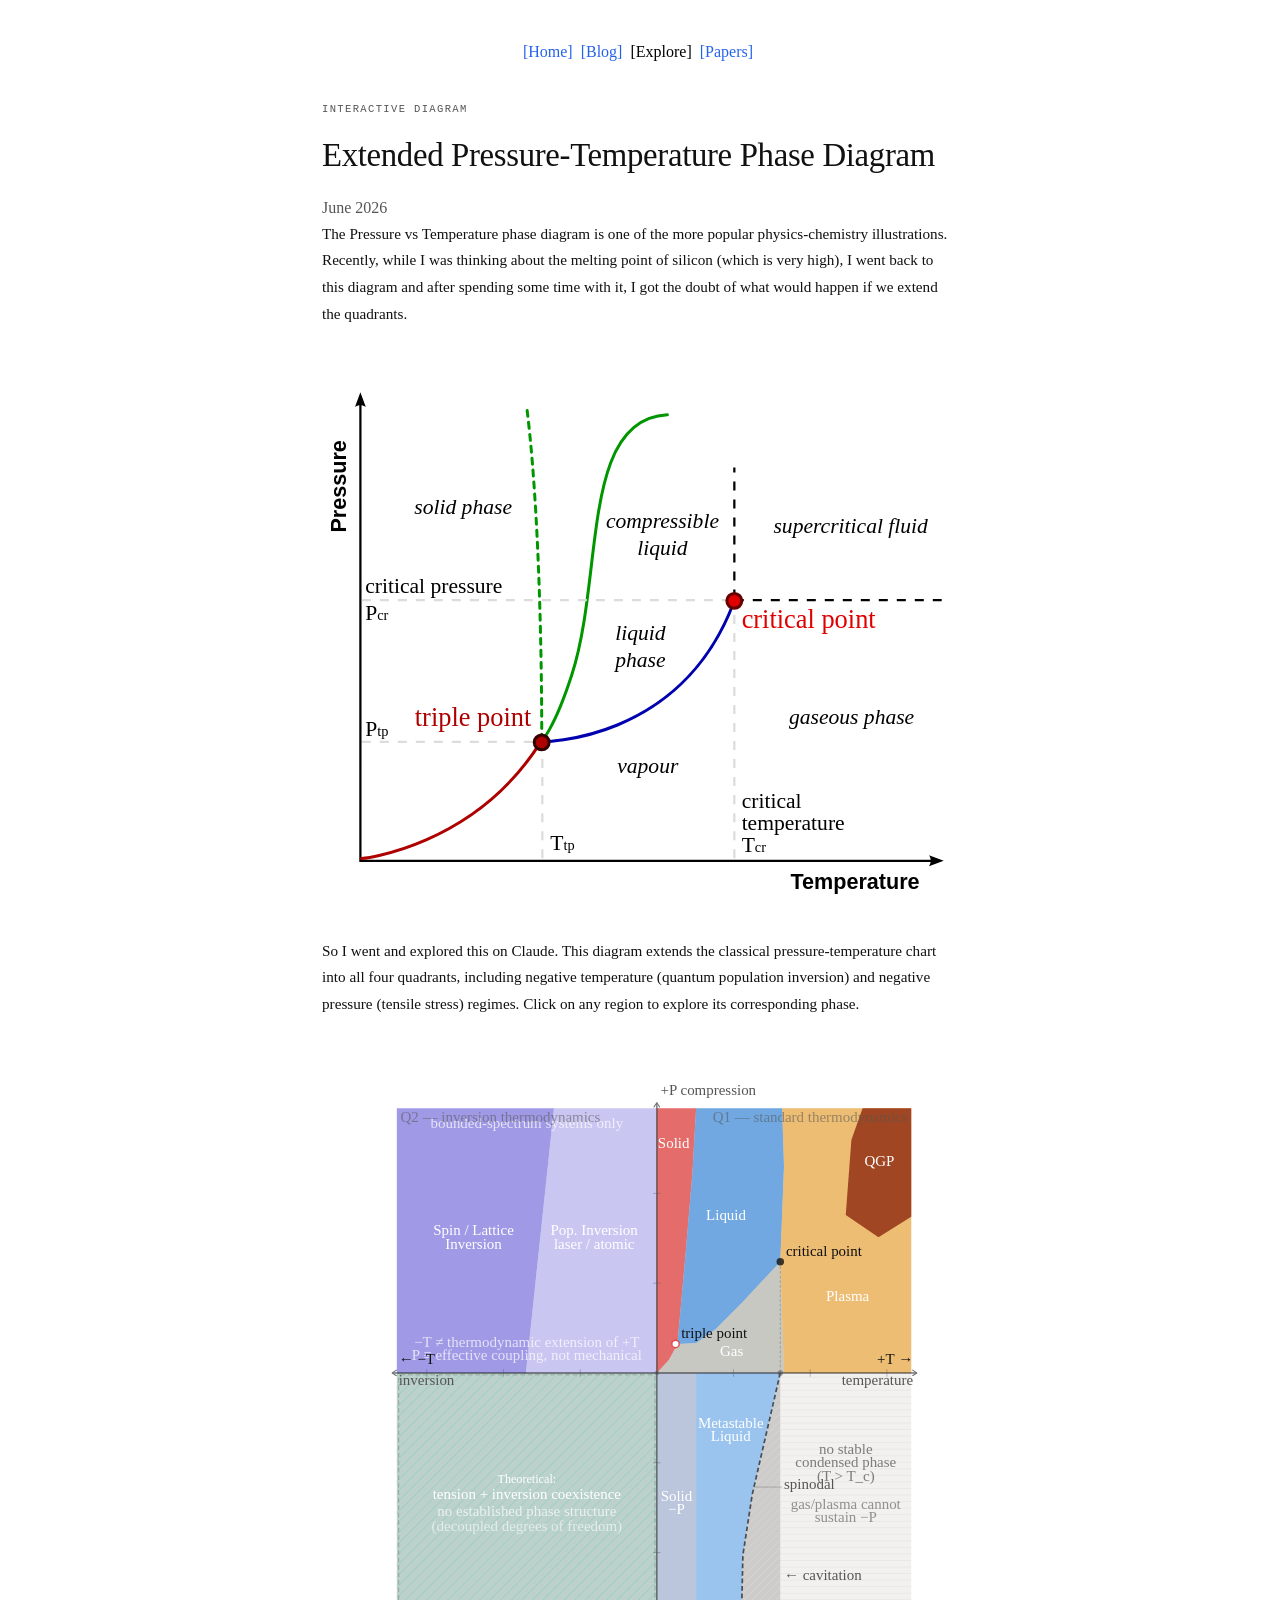
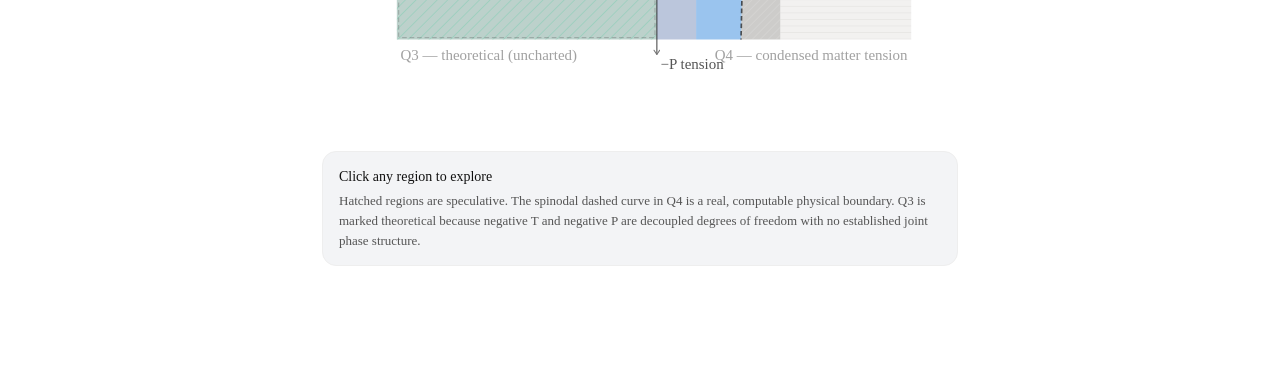
<file: explore/extended_pt_phase_diagram.html>
<!DOCTYPE html>
<html lang="en">

<head>
  <meta charset="UTF-8">
  <meta name="viewport" content="width=device-width, initial-scale=1.0">
  <title>Extended PT Phase Diagram</title>
  <link rel="stylesheet" href="../styles.css">
  <style>
    * {
      box-sizing: border-box;
      margin: 0;
      padding: 0
    }

    :root {
      --text: #111;
      --muted: #555;
      --accent: #2563eb;
      --light: #f3f4f6;
      --border: #eee;
      --color-background-secondary: #f3f4f6;
      --color-border-secondary: #eee;
      --color-text-primary: #111;
      --color-text-secondary: #555;
      --border-radius-md: 14px;
      --font-sans: monospace;
    }

    body {
      max-width: 700px;
      margin: 0 auto;
      padding: 24px 32px 120px;
    }

    @media(max-width:600px) {
      body {
        padding: 20px 20px 80px;
      }
    }

    header {
      margin-top: 20px;
      margin-bottom: 52px;
    }

    .kicker {
      font-family: monospace;
      font-size: 10.5px;
      letter-spacing: .13em;
      text-transform: uppercase;
      color: var(--muted);
      margin-bottom: 18px;
    }

    h1 {
      font-size: 2.05rem;
      font-weight: normal;
      line-height: 1.25;
      letter-spacing: -.01em;
      margin-bottom: 20px;
    }

    .byline {
      color: var(--muted);
    }

    hr.div {
      border: none;
      border-top: 1px solid var(--border);
      margin: 42px 0;
    }

    p {
      margin-bottom: 1.25em;
      line-height: 1.75;
    }

    .pr {
      cursor: pointer;
      transition: opacity .13s
    }

    .pr:hover {
      opacity: .75 !important
    }

    #info {
      background: var(--color-background-secondary);
      border: 1px solid var(--color-border-secondary);
      border-radius: var(--border-radius-md);
      padding: 14px 16px;
      margin-top: 20px;
      min-height: 72px;
    }

    #iname {
      font-size: 14px;
      font-weight: 500;
      color: var(--color-text-primary);
      margin-bottom: 5px
    }

    #idesc {
      font-size: 13px;
      color: var(--color-text-secondary);
      line-height: 1.55
    }

    .wl {
      font-family: var(--font-sans);
      font-size: 11px;
      font-weight: 500;
      fill: white
    }

    .wd {
      font-family: var(--font-sans);
      font-size: 11px;
      font-weight: 500;
      fill: #085041
    }

    .sr-only {
      position: absolute;
      width: 1px;
      height: 1px;
      padding: 0;
      margin: -1px;
      overflow: hidden;
      clip: rect(0, 0, 0, 0);
      white-space: nowrap;
      border-width: 0
    }
  </style>
</head>

<body>

  <center>
    <nav class="nav">
      <a href="../index.html">[Home]</a>
      <a href="../blog.html">[Blog]</a>
      <a class="active" href="../explore.html">[Explore]</a>
      <a href="../papers.html">[Papers]</a>
    </nav>
  </center>

  <header>
    <div class="kicker">Interactive Diagram</div>
    <h1>Extended Pressure-Temperature Phase Diagram</h1>
    <div class="byline">June 2026</div>
    <p> The Pressure vs Temperature phase diagram is one of the more popular physics-chemistry illustrations. Recently,
      while I was thinking about
      the melting point of silicon (which is very high), I went back to this diagram and after spending some time with
      it, I got the doubt of what would happen if we extend the quadrants.
    </p>
    <img src="../assets/Phase-diag2.svg" alt="Extended PT Phase Diagram"
      style="width:100%;margin-top:28px;border-radius:10px;">
    <p style="margin-top:24px;">So I went and explored this on Claude. This diagram extends the classical
      pressure-temperature chart into all four quadrants, including negative temperature (quantum population inversion)
      and negative pressure (tensile stress) regimes. Click on any region to explore its corresponding phase.</p>
  </header>

  <main>
    <style>
      .pr {
        cursor: pointer;
        transition: opacity .13s
      }

      .pr:hover {
        opacity: .73 !important
      }

      #info2 {
        background: var(--color-background-secondary);
        border: .5px solid var(--color-border-secondary);
        border-radius: var(--border-radius-md);
        padding: 14px 16px;
        margin-top: 10px;
        min-height: 76px;
      }

      #iname2 {
        font-size: 14px;
        font-weight: 500;
        color: var(--color-text-primary);
        margin-bottom: 3px
      }

      #idesc2 {
        font-size: 13px;
        color: var(--color-text-secondary);
        line-height: 1.55
      }
    </style>
    <h2 class="sr-only">Rigorous extended pressure-temperature phase diagram across four quadrants. Q1 shows standard
      confirmed matter phases. Q2 shows population-inversion thermodynamics in bounded-spectrum systems. Q3 is marked
      theoretical and uncharted. Q4 shows confirmed condensed-matter behaviour under tensile stress with spinodal limit.
    </h2>
    <svg width="100%" viewBox="0 0 680 710" role="img">
      <title>Rigorous Extended P-T Phase Diagram</title>
      <desc>Four-quadrant phase diagram. Q1 and Q4 are experimentally grounded. Q2 is partially confirmed but requires
        bounded-spectrum quantum systems. Q3 is marked speculative with hatching.</desc>
      <defs>
        <marker id="ar2" viewBox="0 0 10 10" refX="8" refY="5" markerWidth="5" markerHeight="5"
          orient="auto-start-reverse">
          <path d="M2 1L8 5L2 9" fill="none" stroke="context-stroke" stroke-width="1.5" stroke-linecap="round"
            stroke-linejoin="round" />
        </marker>
        <pattern id="q3h" width="8" height="8" patternTransform="rotate(45)" patternUnits="userSpaceOnUse">
          <line x1="0" y1="0" x2="0" y2="8" stroke="#5DCAA5" stroke-width="1.3" opacity=".48" />
        </pattern>
        <pattern id="cavh" width="6" height="6" patternTransform="rotate(45)" patternUnits="userSpaceOnUse">
          <line x1="0" y1="0" x2="0" y2="6" stroke="white" stroke-width="1" opacity=".28" />
        </pattern>
        <pattern id="noph" width="7" height="7" patternTransform="rotate(90)" patternUnits="userSpaceOnUse">
          <line x1="0" y1="0" x2="0" y2="7" stroke="#B4B2A9" stroke-width=".8" opacity=".4" />
        </pattern>
      </defs>

      <!-- ===== Q1: +T +P  (all phases experimentally confirmed) ===== -->
      <rect x="358" y="42" width="272" height="283" fill="#B4B2A9" opacity=".26" />
      <polygon class="pr" onclick="show2('solid')" points="358,42 400,42 396,112 388,206 380,294 371,311 358,325"
        fill="#E24B4A" opacity=".78" />
      <polygon class="pr" onclick="show2('liquid')"
        points="400,42 492,42 494,104 490,206 475,222 449,250 421,278 400,293 380,294 388,206 396,112 400,42"
        fill="#378ADD" opacity=".68" />
      <polygon class="pr" onclick="show2('gas')"
        points="358,325 494,325 492,265 490,206 475,222 449,250 421,278 400,293 380,294 371,311 358,325" fill="#888780"
        opacity=".36" />
      <polygon class="pr" onclick="show2('plasma')"
        points="492,42 630,42 630,325 494,325 492,265 490,206 494,104 492,42" fill="#EF9F27" opacity=".60" />
      <polygon class="pr" onclick="show2('qgp')" points="578,42 630,42 630,158 595,180 560,156 566,76 578,42"
        fill="#993C1D" opacity=".92" />

      <!-- ===== Q2: −T +P  (2 bands, bounded-spectrum systems only) ===== -->
      <polygon class="pr" onclick="show2('popinv')" points="248,42 358,42 358,325 218,325 248,42" fill="#AFA9EC"
        opacity=".66" />
      <polygon class="pr" onclick="show2('spinlat')" points="80,42 248,42 218,325 80,325 80,42" fill="#7F77DD"
        opacity=".74" />
      <text class="ts" x="219" y="63" text-anchor="middle" style="fill:white;opacity:.72">bounded-spectrum systems
        only</text>
      <text class="ts" x="219" y="297" text-anchor="middle" style="fill:white;opacity:.72">−T ≠ thermodynamic extension
        of +T</text>
      <text class="ts" x="219" y="311" text-anchor="middle" style="fill:white;opacity:.72">P ≡ effective coupling, not
        mechanical</text>

      <!-- ===== Q3: −T −P  (single hatched — theoretical, uncharted) ===== -->
      <rect x="80" y="325" width="278" height="285" fill="#0F5A44" opacity=".28" />
      <rect x="80" y="325" width="278" height="285" fill="url(#q3h)" />
      <rect x="82" y="327" width="274" height="281" fill="none" stroke="var(--color-text-secondary)" stroke-width="1"
        stroke-dasharray="5,3" opacity=".38" rx="2" />
      <rect class="pr" onclick="show2('q3')" x="80" y="325" width="278" height="285" fill="transparent" />

      <!-- ===== Q4: +T −P  (condensed phases only) ===== -->
      <!-- Solid under tension: left strip -->
      <polygon class="pr" onclick="show2('solidtension')" points="358,325 400,325 400,610 358,610" fill="#8B9DC3"
        opacity=".58" />
      <!-- Metastable liquid above spinodal -->
      <polygon class="pr" onclick="show2('liquidtension')"
        points="400,325 490,325 475,390 460,455 450,520 448,610 400,610" fill="#378ADD" opacity=".50" />
      <!-- Cavitation zone below spinodal -->
      <polygon class="pr" onclick="show2('cavitation')" points="490,325 475,390 460,455 450,520 448,610 490,610"
        fill="#888780" opacity=".42" />
      <polygon points="490,325 475,390 460,455 450,520 448,610 490,610" fill="url(#cavh)" pointer-events="none" />
      <!-- No stable condensed phase (T > Tc at negative P) -->
      <rect class="pr" onclick="show2('nostable')" x="490" y="325" width="140" height="285" fill="#B4B2A9"
        opacity=".18" />
      <rect x="490" y="325" width="140" height="285" fill="url(#noph)" pointer-events="none" />
      <!-- Spinodal dashed curve -->
      <path d="M490,325 L475,390 L460,455 L450,520 L448,610" stroke="var(--color-text-primary)" stroke-width="1.8"
        stroke-dasharray="5,3" fill="none" opacity=".68" pointer-events="none" />
      <!-- Dashed connector: critical point down to spinodal entry at P=0 -->
      <line x1="490" y1="206" x2="490" y2="325" stroke="var(--color-text-secondary)" stroke-width=".9"
        stroke-dasharray="3,2" opacity=".42" pointer-events="none" />

      <!-- ===== AXES ===== -->
      <line x1="75" y1="325" x2="636" y2="325" stroke="var(--color-text-primary)" stroke-width="1.5" opacity=".58"
        marker-end="url(#ar2)" marker-start="url(#ar2)" />
      <line x1="358" y1="36" x2="358" y2="626" stroke="var(--color-text-primary)" stroke-width="1.5" opacity=".58"
        marker-end="url(#ar2)" marker-start="url(#ar2)" />
      <!-- Tick marks -->
      <line x1="440" y1="321" x2="440" y2="329" stroke="var(--color-text-secondary)" stroke-width=".8" opacity=".5" />
      <line x1="522" y1="321" x2="522" y2="329" stroke="var(--color-text-secondary)" stroke-width=".8" opacity=".5" />
      <line x1="604" y1="321" x2="604" y2="329" stroke="var(--color-text-secondary)" stroke-width=".8" opacity=".5" />
      <line x1="276" y1="321" x2="276" y2="329" stroke="var(--color-text-secondary)" stroke-width=".8" opacity=".5" />
      <line x1="194" y1="321" x2="194" y2="329" stroke="var(--color-text-secondary)" stroke-width=".8" opacity=".5" />
      <line x1="112" y1="321" x2="112" y2="329" stroke="var(--color-text-secondary)" stroke-width=".8" opacity=".5" />
      <line x1="354" y1="133" x2="362" y2="133" stroke="var(--color-text-secondary)" stroke-width=".8" opacity=".5" />
      <line x1="354" y1="229" x2="362" y2="229" stroke="var(--color-text-secondary)" stroke-width=".8" opacity=".5" />
      <line x1="354" y1="421" x2="362" y2="421" stroke="var(--color-text-secondary)" stroke-width=".8" opacity=".5" />
      <line x1="354" y1="517" x2="362" y2="517" stroke="var(--color-text-secondary)" stroke-width=".8" opacity=".5" />

      <!-- ===== AXIS LABELS ===== -->
      <text class="ts" x="632" y="315" text-anchor="end" style="fill:var(--color-text-primary);font-weight:500">+T
        →</text>
      <text class="ts" x="632" y="338" text-anchor="end" style="fill:var(--color-text-secondary)">temperature</text>
      <text class="ts" x="82" y="315" text-anchor="start" style="fill:var(--color-text-primary);font-weight:500">←
        −T</text>
      <text class="ts" x="82" y="338" text-anchor="start" style="fill:var(--color-text-secondary)">inversion</text>
      <text class="ts" x="362" y="28" style="fill:var(--color-text-secondary);font-weight:500">+P compression</text>
      <text class="ts" x="362" y="642" style="fill:var(--color-text-secondary);font-weight:500">−P tension</text>

      <!-- Corner labels -->
      <text class="ts" x="626" y="57" text-anchor="end" style="fill:var(--color-text-secondary);opacity:.55">Q1 —
        standard thermodynamics</text>
      <text class="ts" x="84" y="57" text-anchor="start" style="fill:var(--color-text-secondary);opacity:.55">Q2 —
        inversion thermodynamics</text>
      <text class="ts" x="84" y="632" text-anchor="start" style="fill:var(--color-text-secondary);opacity:.55">Q3 —
        theoretical (uncharted)</text>
      <text class="ts" x="626" y="632" text-anchor="end" style="fill:var(--color-text-secondary);opacity:.55">Q4 —
        condensed matter tension</text>

      <!-- ===== PHASE LABELS Q1 ===== -->
      <text class="ts" x="376" y="84" text-anchor="middle" style="fill:white;font-weight:500">Solid</text>
      <text class="ts" x="432" y="162" text-anchor="middle" style="fill:white;font-weight:500">Liquid</text>
      <text class="ts" x="438" y="307" text-anchor="middle" style="fill:white;font-weight:500">Gas</text>
      <text class="ts" x="562" y="248" text-anchor="middle" style="fill:white;font-weight:500">Plasma</text>
      <text class="ts" x="596" y="104" text-anchor="middle" style="fill:white;font-weight:500">QGP</text>

      <!-- ===== PHASE LABELS Q2 ===== -->
      <text class="ts" x="291" y="178" text-anchor="middle" style="fill:white;font-weight:500">Pop. Inversion</text>
      <text class="ts" x="291" y="193" text-anchor="middle" style="fill:white;font-weight:500">laser / atomic</text>
      <text class="ts" x="162" y="178" text-anchor="middle" style="fill:white;font-weight:500">Spin / Lattice</text>
      <text class="ts" x="162" y="193" text-anchor="middle" style="fill:white;font-weight:500">Inversion</text>

      <!-- ===== Q3 LABEL ===== -->
      <text class="ts" x="219" y="443" text-anchor="middle"
        style="fill:white;font-weight:500;font-size:13px">Theoretical:</text>
      <text class="ts" x="219" y="460" text-anchor="middle" style="fill:white;font-weight:500">tension + inversion
        coexistence</text>
      <text class="ts" x="219" y="478" text-anchor="middle" style="fill:white;opacity:.72">no established phase
        structure</text>
      <text class="ts" x="219" y="494" text-anchor="middle" style="fill:white;opacity:.62">(decoupled degrees of
        freedom)</text>

      <!-- ===== PHASE LABELS Q4 ===== -->
      <text class="ts" x="379" y="462" text-anchor="middle" style="fill:white;font-weight:500">Solid</text>
      <text class="ts" x="379" y="476" text-anchor="middle" style="fill:white;font-weight:500">−P</text>
      <text class="ts" x="437" y="384" text-anchor="middle" style="fill:white;font-weight:500">Metastable</text>
      <text class="ts" x="437" y="398" text-anchor="middle" style="fill:white;font-weight:500">Liquid</text>
      <!-- Spinodal label + leader -->
      <text class="ts" x="494" y="449" text-anchor="start" style="fill:var(--color-text-secondary)">spinodal</text>
      <line x1="492" y1="447" x2="462" y2="447" stroke="var(--color-text-secondary)" stroke-width=".7" opacity=".5" />
      <!-- Cavitation label + leader -->
      <text class="ts" x="494" y="546" text-anchor="start" style="fill:var(--color-text-secondary)">← cavitation</text>
      <!-- No stable condensed phase note -->
      <text class="ts" x="560" y="412" text-anchor="middle" style="fill:var(--color-text-secondary);opacity:.75">no
        stable</text>
      <text class="ts" x="560" y="426" text-anchor="middle"
        style="fill:var(--color-text-secondary);opacity:.75">condensed phase</text>
      <text class="ts" x="560" y="440" text-anchor="middle" style="fill:var(--color-text-secondary);opacity:.75">(T &gt;
        T_c)</text>
      <text class="ts" x="560" y="470" text-anchor="middle"
        style="fill:var(--color-text-secondary);opacity:.62">gas/plasma cannot</text>
      <text class="ts" x="560" y="484" text-anchor="middle" style="fill:var(--color-text-secondary);opacity:.62">sustain
        −P</text>

      <!-- ===== NOTABLE POINTS ===== -->
      <circle cx="378" cy="294" r="4" fill="white" stroke="#E24B4A" stroke-width="1.5" />
      <text class="ts" x="384" y="288" style="fill:var(--color-text-primary)">triple point</text>
      <circle cx="490" cy="206" r="4" fill="var(--color-text-primary)" opacity=".8" />
      <text class="ts" x="496" y="200" style="fill:var(--color-text-primary)">critical point</text>
      <circle cx="490" cy="325" r="3" fill="var(--color-text-secondary)" opacity=".55" />
      <circle cx="358" cy="325" r="2.5" fill="var(--color-text-secondary)" opacity=".45" />


    </svg>

    <div id="info2">
      <div id="iname2">Click any region to explore</div>
      <div id="idesc2">Hatched regions are speculative. The spinodal dashed curve in Q4 is a real, computable physical
        boundary. Q3 is marked theoretical because negative T and negative P are decoupled degrees of freedom with no
        established joint phase structure.</div>
    </div>

    <script>
      const D2 = {
        solid: { name: 'Solid  (+T, +P)', r: 'Experimentally confirmed', rc: '#166534', rb: '#dcfce7', c: '#E24B4A', desc: 'Atoms locked in periodic crystal lattice.' },
        liquid: { name: 'Liquid  (+T, +P)', r: 'Experimentally confirmed', rc: '#166534', rb: '#dcfce7', c: '#378ADD', desc: 'Cohesive fluid phase. Key point: the liquid-vapour coexistence curve (binodal) extends continuously into negative pressure territory — making it the most rigorous bridge between Q1 and Q4. The critical point terminates the liquid-gas distinction. Above T_c, there is no separate liquid phase.' },
        gas: { name: 'Gas  (+T, +P)', r: 'Experimentally confirmed', rc: '#166534', rb: '#dcfce7', c: '#888780', desc: 'Molecules in free thermal motion.' },
        plasma: { name: 'Plasma  (+T, +P)', r: 'Experimentally confirmed', rc: '#166534', rb: '#dcfce7', c: '#EF9F27', desc: 'Electrons thermally stripped from atoms.' },
        qgp: { name: 'Quark-Gluon Plasma  (+T, +P)', r: 'Experimentally confirmed (CERN LHC)', rc: '#166534', rb: '#dcfce7', c: '#993C1D', desc: 'Above ~150-200 MeV, quarks and gluons deconfine. Confirmed in Pb-Pb collisions at the LHC. At very high baryon density and lower T, colour superconductor phases (CSC) are predicted by QCD. These are not drawn separately because their boundaries in a P-T projection are not well-determined without specifying chemical potential.' },
        popinv: { name: 'Pop. Inversion  (−T, +P)', r: 'Experimentally confirmed — constrained systems', rc: '#5b21b6', rb: '#ede9fe', c: '#AFA9EC', desc: 'Negative T by Boltzmann definition: more particles in high-energy states than ground state. Achieved in laser gain media and nuclear spin systems (Purcell & Pound, 1951). Hard constraint: requires a bounded (upper-limited) energy spectrum. The vertical axis in Q2 is NOT mechanical pressure — it represents effective coupling or field strength in the relevant quantum system. Crossing from Q2 to Q1 is not a physical process for the same material.' },
        spinlat: { name: 'Spin / Lattice Inversion  (−T, +P)', r: 'Experimentally confirmed — optical lattices', rc: '#5b21b6', rb: '#ede9fe', c: '#7F77DD', desc: 'Braun et al. (2013, Science 339) achieved negative T for both kinetic and potential energy of ultracold bosons in an optical lattice. Phase structure mirrors positive-T Bose-Hubbard phases (Mott insulator, superfluid) but energy-inverted. The "pressure" analog is the tunnelling parameter J/U, not mechanical pressure. These systems are highly isolated and fragile — they equilibrate back to positive T extremely rapidly if coupled to a thermal bath.' },
        q3: { name: 'Tension + Inversion Coexistence  (−T, −P)', r: 'Speculative — no established phase structure', rc: '#92400e', rb: '#fef3c7', c: '#1D9E75', desc: 'A system could in principle have both tensile stress (negative mechanical P) and population inversion (negative statistical T) simultaneously, since these involve largely decoupled degrees of freedom (mechanical vs. spin). However, no coherent thermodynamic phase structure has been established here. Marked theoretical and hatched accordingly.' },
        solidtension: { name: 'Solid Under Tension  (+T, −P)', r: 'Experimentally confirmed — materials science', rc: '#166534', rb: '#dcfce7', c: '#8B9DC3', desc: 'Solids sustaining tensile stress (negative pressure). The ideal tensile strength — the theoretical limit before a perfect crystal fractures — is ~10 GPa for iron, ~100 GPa for diamond. Real materials fracture well below this due to defects. The solid-under-tension boundary extends directly from the solid-liquid curve in Q1. This is standard materials science, well established.' },
        liquidtension: { name: 'Metastable Liquid Under Tension  (+T, −P)', r: 'Experimentally confirmed', rc: '#166534', rb: '#dcfce7', c: '#378ADD', desc: 'The most rigorously established region in Q4. Liquid water has been held at negative pressure experimentally: tree xylem operates at −15 to −100 bar. Stroock et al. (2014) measured −22 MPa (−220 bar) in hydrogel experiments. The theoretical spinodal for water at 298 K is ~−170 to −280 bar depending on the model (Caupin & Herbert, 2006). The liquid is metastable: it exists but is not the global free energy minimum. Any nucleation site triggers immediate phase separation.' },
        cavitation: { name: 'Cavitation Zone  (+T, −P)', r: 'Experimentally confirmed', rc: '#166534', rb: '#dcfce7', c: '#888780', desc: 'Below the spinodal (the locus of ∂P/∂V|T = 0), the liquid is mechanically unstable — any infinitesimal fluctuation nucleates a vapour bubble. This is not a phase in the thermodynamic sense; it is the instantaneous collapse of the metastable liquid. Observed in hydraulic machinery erosion, ultrasonic cleaning, and sonoluminescence. The spinodal is a real, computable curve — not a schematic.' },
        nostable: { name: 'No Stable Condensed Phase  (T > T_c, −P)', r: 'Thermodynamically established', rc: '#166534', rb: '#dcfce7', c: '#888780', desc: 'Above the critical temperature (T_c), the liquid-gas distinction vanishes — there is only a single fluid phase. A supercritical fluid cannot sustain negative pressure in the same way a liquid can, because there is no surface tension or cohesive liquid structure to maintain.' },
      };
      function show2(id) {
        const d = D2[id];
        if (!d) return;
        document.getElementById('iname2').textContent = d.name;
        document.getElementById('idesc2').textContent = d.desc;
      }
    </script>



    </script>
  </main>
</body>

</html>
</file>
<file: styles.css>
body {
  margin: 0;
  font-family: 'Charter', 'Bitstream Charter', serif;
  color: #111;
  background: #fff;
  line-height: 1.55;
}

.nav {
  padding: 1rem;
  font-size: 1rem;
}

.nav a {
  text-decoration: none;
  color: #2563eb;
  margin-right: 0.25rem;
}

.nav a.active {
  color: #000;
}

.content {
  max-width: 1200px;
  padding: 1.25rem 2.5rem;
  margin: 0 auto;
}

.more-link {
  font-size: 0.9rem;
  color: #d8d8d8;
  text-decoration: none;
  display: inline-block;
  margin-top: 0.75rem;
  margin-bottom: 0.25rem;
}

.more-link:hover {
  text-decoration: underline;
  text-decoration-color: #bbb;
}

h1 {
  font-size: 1.9rem;
  font-weight: normal;
}

h2 {
  margin-top: 2.5rem;
  font-weight: normal;
}

p {
  font-size: 0.95rem;
}

.subtitle {
  color: #555;
}

.inline-link {
  color: #2563eb;
  text-decoration: none;
}

.inline-link:hover {
  text-decoration: underline;
}

.plain-list {
  list-style: none;
  padding-left: 0;
}

.plain-list li {
  padding: 0.4rem 0;
  border-bottom: 1px solid #eee;
}

.links {
  margin-top: 0.5rem;
}

.links a {
  margin-right: 0.5rem;
}

.text-link {
  color: #111;
  text-decoration: none;
}

.text-link:hover {
  text-decoration: underline;
  text-decoration-color: #bbb;
}

.post-card {
  background: #f3f4f6;
  padding: 1.25rem;
  border-radius: 14px;
  margin: 2rem 0;
}

.post-card h3 {
  margin-top: 0;
  letter-spacing: 0.06em;
  font-size: 0.95rem;
}

.meta {
  font-size: 0.85rem;
  color: #666;
  margin-top: 0.75rem;
}

.card-grid {
  display: grid;
  grid-template-columns: repeat(auto-fit, minmax(280px, 1fr));
  gap: 1.5rem;
  margin-top: 1rem;
}

.card {
  background: #fbfafa;
  border-radius: 8px;
  padding: 1rem;
  display: flex;
  flex-direction: column;
  text-decoration: none;
  color: inherit;
  transition: transform 0.2s;
  box-shadow: 0 1px 3px rgba(0, 0, 0, 0.05);
  overflow: hidden;
}


.card-meta {
  font-size: 0.8rem;
  color: #666;
  text-transform: uppercase;
  margin-bottom: 0.5rem;
}

.card-title {
  font-size: 1.0rem;
  font-weight: 500;
  margin: 0 0 0.5rem 0;
  color: #111;
  text-decoration: underline;
  text-decoration-color: #d6d6d6;
  text-underline-offset: 3px;
}

.card-desc {
  font-size: 0.95em;
  color: #555;
  margin: 0;
  line-height: 1.4;
}


.card-img {
  width: 100%;
  height: 145px;
  object-fit: contain;
  background-color: #fbfafa;
  border-radius: 4px;
  margin-bottom: 0.75rem;
  display: block;
  transition: transform 0.3s ease;
}

.card:hover .card-img {
  transform: scale(1.04);
}
</file>
